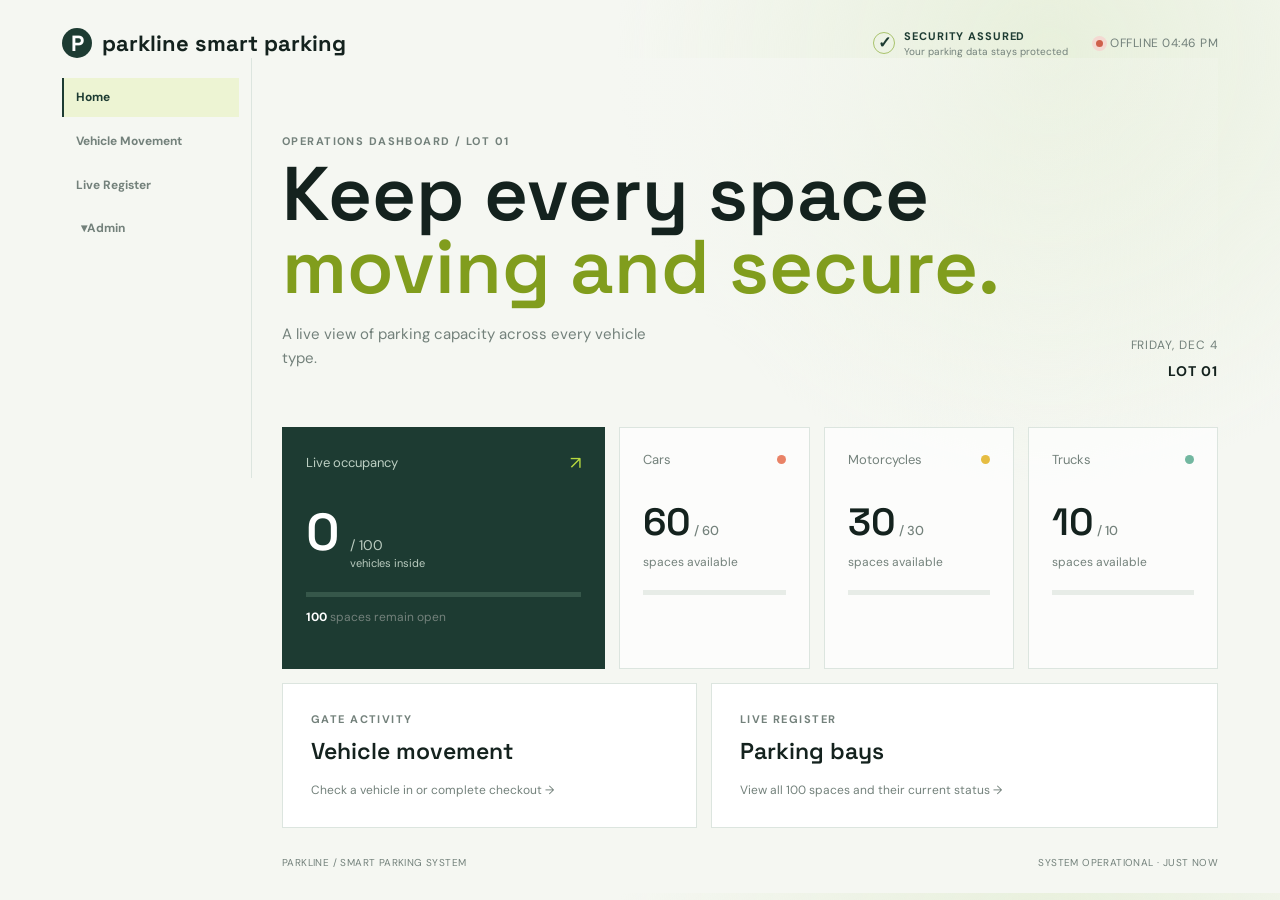
<file: index.html>
<!DOCTYPE html>
<html lang="en">
<head>
  <meta charset="UTF-8">
  <meta name="viewport" content="width=device-width, initial-scale=1.0">
  <title>Parkline Smart Parking</title>
  <link rel="preconnect" href="https://fonts.googleapis.com">
  <link rel="preconnect" href="https://fonts.gstatic.com" crossorigin>
  <link href="https://fonts.googleapis.com/css2?family=DM+Sans:wght@400;500;600;700&family=Space+Grotesk:wght@500;600;700&display=swap" rel="stylesheet">
  <link rel="stylesheet" href="styles.css">
</head>
<body>
  <main class="shell">
    <div id="shared-header"></div>
    <div id="shared-nav"></div>

    <div class="page-content">
    <section class="intro">
      <div>
        <p class="eyebrow">Operations dashboard / Lot 01</p>
        <h1>Keep every space<br><em>moving and secure.</em></h1>
        <p class="subhead">A live view of parking capacity across every vehicle type.</p>
      </div>
      <div class="date-block"><span id="today">--</span><strong>LOT 01</strong></div>
    </section>

    <section class="metric-grid" aria-label="Parking capacity">
      <article class="metric-card metric-main"><div class="metric-heading"><span>Live occupancy</span><span class="icon">↗</span></div><div class="occupancy"><strong id="occupied-count">0</strong><span>/ 100<br><small>vehicles inside</small></span></div><div class="meter"><span id="occupancy-meter"></span></div><p><b id="open-count">100</b> spaces remain open</p></article>
      <a class="metric-card vehicle-card" href="/register?type=car&amp;view=grid"><div class="metric-heading"><span>Cars</span><span class="dot car"></span></div><div class="big-number"><span id="car-available">60</span><small> / <span id="car-total">60</span></small></div><p>spaces available</p><div class="mini-meter"><span id="car-meter"></span></div></a>
      <a class="metric-card vehicle-card" href="/register?type=motorcycle&amp;view=grid"><div class="metric-heading"><span>Motorcycles</span><span class="dot moto"></span></div><div class="big-number"><span id="motorcycle-available">30</span><small> / <span id="motorcycle-total">30</span></small></div><p>spaces available</p><div class="mini-meter"><span id="motorcycle-meter"></span></div></a>
      <a class="metric-card vehicle-card" href="/register?type=truck&amp;view=grid"><div class="metric-heading"><span>Trucks</span><span class="dot truck"></span></div><div class="big-number"><span id="truck-available">10</span><small> / <span id="truck-total">10</span></small></div><p>spaces available</p><div class="mini-meter"><span id="truck-meter"></span></div></a>
    </section>

    <section class="workspace home-actions">
      <a class="panel home-link" href="/movement"><p class="eyebrow">Gate activity</p><h2>Vehicle movement</h2><span>Check a vehicle in or complete checkout →</span></a>
      <a class="panel home-link" href="/register"><p class="eyebrow">Live register</p><h2>Parking bays</h2><span>View all 100 spaces and their current status →</span></a>
    </section>
    <div id="shared-footer"></div>
    </div>
  </main>
  <script src="/app.js"></script>
</body>
</html>
</file>
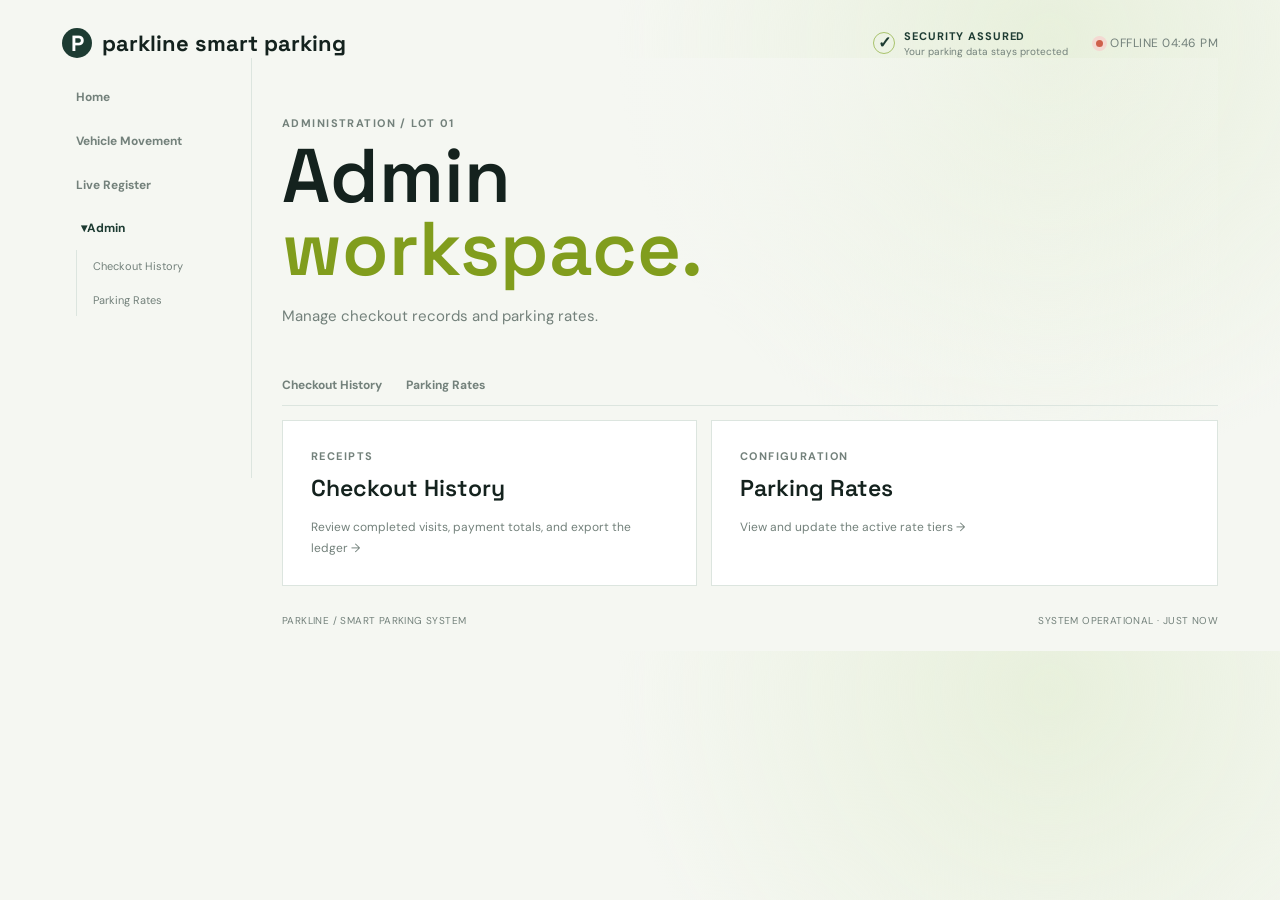
<file: admin/index.html>
<!DOCTYPE html>
<html lang="en">
<head>
  <meta charset="UTF-8">
  <meta name="viewport" content="width=device-width, initial-scale=1.0">
  <title>Admin · Parkline</title>
  <link rel="preconnect" href="https://fonts.googleapis.com">
  <link rel="preconnect" href="https://fonts.gstatic.com" crossorigin>
  <link href="https://fonts.googleapis.com/css2?family=DM+Sans:wght@400;500;600;700&family=Space+Grotesk:wght@500;600;700&display=swap" rel="stylesheet">
  <link rel="stylesheet" href="/styles.css">
</head>
<body>
  <main class="shell">
    <div id="shared-header"></div><div id="shared-nav"></div>
    <div class="page-content">
    <section class="intro page-intro"><div><p class="eyebrow">Administration / Lot 01</p><h1>Admin<br><em>workspace.</em></h1><p class="subhead">Manage checkout records and parking rates.</p></div></section>
    <nav class="admin-tabs" aria-label="Admin pages"><a href="/admin/history">Checkout History</a><a href="/admin/rates">Parking Rates</a></nav>
    <section class="workspace admin-links">
      <a class="panel home-link" href="/admin/history"><p class="eyebrow">Receipts</p><h2>Checkout History</h2><span>Review completed visits, payment totals, and export the ledger →</span></a>
      <a class="panel home-link" href="/admin/rates"><p class="eyebrow">Configuration</p><h2>Parking Rates</h2><span>View and update the active rate tiers →</span></a>
    </section>
    <div id="shared-footer"></div>
    </div>
  </main>
  <script src="/app.js"></script>
</body>
</html>
</file>
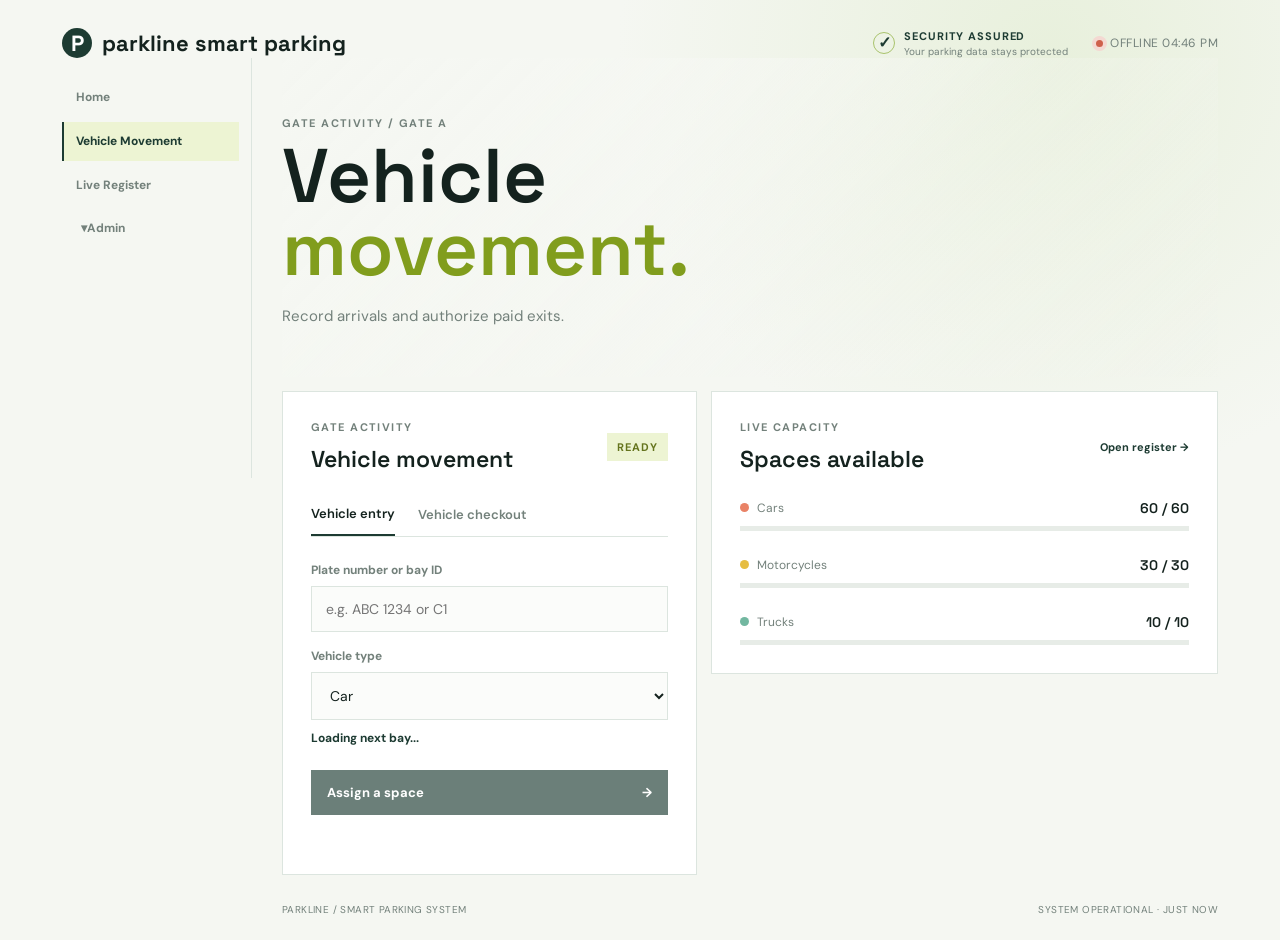
<file: movement/index.html>
<!DOCTYPE html>
<html lang="en">
<head>
  <meta charset="UTF-8">
  <meta name="viewport" content="width=device-width, initial-scale=1.0">
  <title>Vehicle Movement · Parkline</title>
  <link rel="preconnect" href="https://fonts.googleapis.com">
  <link rel="preconnect" href="https://fonts.gstatic.com" crossorigin>
  <link href="https://fonts.googleapis.com/css2?family=DM+Sans:wght@400;500;600;700&family=Space+Grotesk:wght@500;600;700&display=swap" rel="stylesheet">
  <link rel="stylesheet" href="/styles.css">
</head>
<body>
  <main class="shell">
    <div id="shared-header"></div><div id="shared-nav"></div>
    <div class="page-content">
    <section class="intro page-intro"><div><p class="eyebrow">Gate activity / Gate A</p><h1>Vehicle<br><em>movement.</em></h1><p class="subhead">Record arrivals and authorize paid exits.</p></div></section>
    <section class="workspace movement-workspace">
      <div class="panel actions-panel">
        <div class="panel-title"><div><p class="eyebrow">Gate activity</p><h2>Vehicle movement</h2></div><span class="tag">Ready</span></div>
        <div class="tabs" role="tablist"><button class="tab active" type="button" data-mode="entry">Vehicle entry</button><button class="tab" type="button" data-mode="exit">Vehicle checkout</button></div>
        <div id="checkout-picker" class="checkout-picker" hidden>
          <label for="checkout-search">Currently parked vehicles</label>
          <input id="checkout-search" type="search" placeholder="Search plate, bay, or type" autocomplete="off">
          <div id="checkout-picker-list" class="checkout-picker-list"><p class="loading-state">Loading parked vehicles...</p></div>
        </div>
        <form id="parking-form">
          <label for="plate-number">Plate number or bay ID</label>
          <input id="plate-number" name="plate_number" type="text" placeholder="e.g. ABC 1234 or C1" minlength="2" maxlength="12" autocomplete="off" required>
          <label for="vehicle-type" id="vehicle-type-label">Vehicle type</label>
          <select id="vehicle-type" name="vehicle_type"><option value="car">Car</option><option value="motorcycle">Motorcycle</option><option value="truck">Truck</option></select>
          <p id="next-bay" class="next-bay" aria-live="polite">Loading next bay...</p>
          <p id="capacity-notice" class="capacity-notice" role="status" aria-live="polite" hidden></p>
          <div id="checkout-details" hidden>
            <div class="fee-quote" aria-live="polite"><span>Parking fee</span><strong id="quoted-fee">KES 0</strong><small id="quote-summary"></small></div>
            <label for="payment-method">Payment method</label>
            <select id="payment-method" name="payment_method"><option value="m-pesa">M-Pesa</option><option value="card">Card</option><option value="cash">Cash</option></select>
            <div id="payment-reference-wrap"><label for="payment-reference">Transaction reference</label><input id="payment-reference" name="payment_reference" type="text" maxlength="80" autocomplete="off" placeholder="Confirmed M-Pesa or card reference"></div>
            <label class="confirm-payment"><input id="payment-confirmed" type="checkbox"> Payment received and confirmed</label>
          </div>
          <button class="primary-button" type="submit" disabled><span id="submit-label">Assign a space</span><span>→</span></button>
        </form>
        <div id="feedback" class="feedback" role="status" aria-live="polite"></div>
      </div>
      <aside class="panel movement-capacity">
        <div class="panel-title"><div><p class="eyebrow">Live capacity</p><h2>Spaces available</h2></div><a class="text-link" href="/register">Open register →</a></div>
        <div class="capacity-row"><span><i class="dot car"></i> Cars</span><strong><span id="car-available">60</span> / <span id="car-total">60</span></strong></div>
        <div class="mini-meter"><span id="car-meter"></span></div>
        <div class="capacity-row"><span><i class="dot moto"></i> Motorcycles</span><strong><span id="motorcycle-available">30</span> / <span id="motorcycle-total">30</span></strong></div>
        <div class="mini-meter"><span id="motorcycle-meter"></span></div>
        <div class="capacity-row"><span><i class="dot truck"></i> Trucks</span><strong><span id="truck-available">10</span> / <span id="truck-total">10</span></strong></div>
        <div class="mini-meter"><span id="truck-meter"></span></div>
      </aside>
    </section>
    <div id="shared-footer"></div>
    </div>
  </main>
  <script src="/app.js"></script>
</body>
</html>
</file>
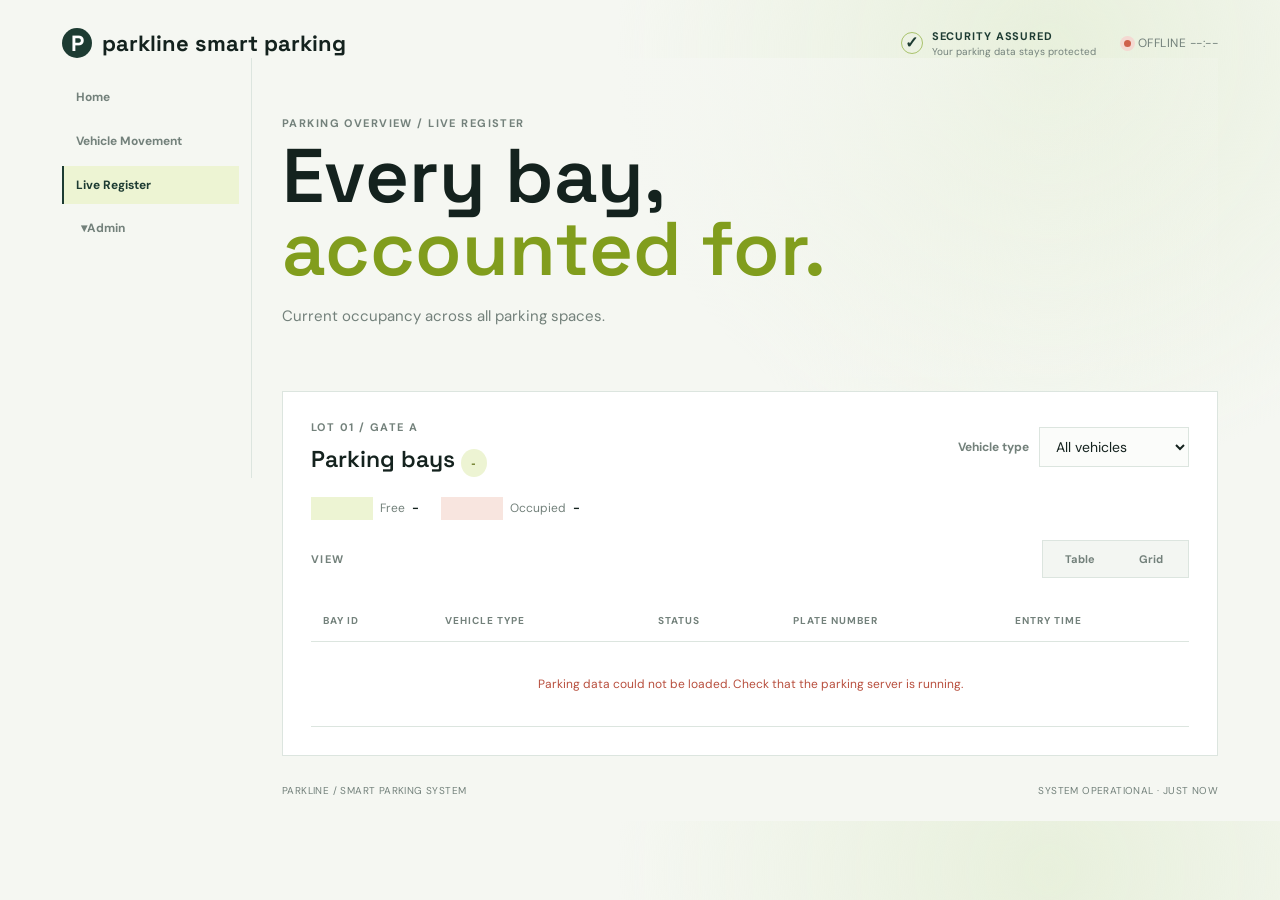
<file: register/index.html>
<!DOCTYPE html>
<html lang="en">
<head>
  <meta charset="UTF-8">
  <meta name="viewport" content="width=device-width, initial-scale=1.0">
  <title>Live Register · Parkline</title>
  <link rel="preconnect" href="https://fonts.googleapis.com">
  <link rel="preconnect" href="https://fonts.gstatic.com" crossorigin>
  <link href="https://fonts.googleapis.com/css2?family=DM+Sans:wght@400;500;600;700&family=Space+Grotesk:wght@500;600;700&display=swap" rel="stylesheet">
  <link rel="stylesheet" href="/styles.css">
</head>
<body>
  <main class="shell">
    <div id="shared-header"></div><div id="shared-nav"></div>
    <div class="page-content">
    <section class="intro page-intro"><div><p class="eyebrow">Parking overview / Live register</p><h1>Every bay,<br><em>accounted for.</em></h1><p class="subhead">Current occupancy across all parking spaces.</p></div></section>
    <div id="slot-grid-heading" class="slot-grid-heading" hidden><h2>Slot availability</h2><p><strong id="slot-grid-total-count">0</strong> slots</p></div>
    <section class="panel register-panel">
      <div class="panel-title"><div><p class="eyebrow">Lot 01 / Gate A</p><h2>Parking bays <span class="count-badge" id="register-count">100</span></h2></div>
        <label class="filter-control" for="register-filter">Vehicle type
          <select id="register-filter"><option value="">All vehicles</option><option value="car">Cars</option><option value="motorcycle">Motorcycles</option><option value="truck">Trucks</option></select>
        </label>
      </div>
      <div class="register-summary"><span><i class="slot-status available"> </i> Free <strong id="register-available">100</strong></span><span><i class="slot-status occupied"> </i> Occupied <strong id="register-occupied">0</strong></span></div>
      <div class="register-view-tools">
        <span class="eyebrow">View</span>
        <div class="segmented-control" role="group" aria-label="Register display mode">
          <button type="button" data-register-view="table" aria-pressed="true">Table</button>
          <button type="button" data-register-view="grid" aria-pressed="false">Grid</button>
        </div>
      </div>
      <div id="slot-grid-view" class="slot-grid-container" hidden>
        <div id="slot-grid" class="slot-grid"><p class="loading-state">Loading parking bays...</p></div>
      </div>
      <div id="register-table-view" class="table-wrap">
        <table class="register-table">
          <thead><tr><th>Bay ID</th><th>Vehicle type</th><th>Status</th><th>Plate number</th><th>Entry time</th></tr></thead>
          <tbody id="slot-register"><tr><td colspan="5" class="empty-table loading-state">Loading parking bays...</td></tr></tbody>
        </table>
      </div>
    </section>
    <div id="shared-footer"></div>
    </div>
  </main>
  <script src="/app.js"></script>
</body>
</html>
</file>
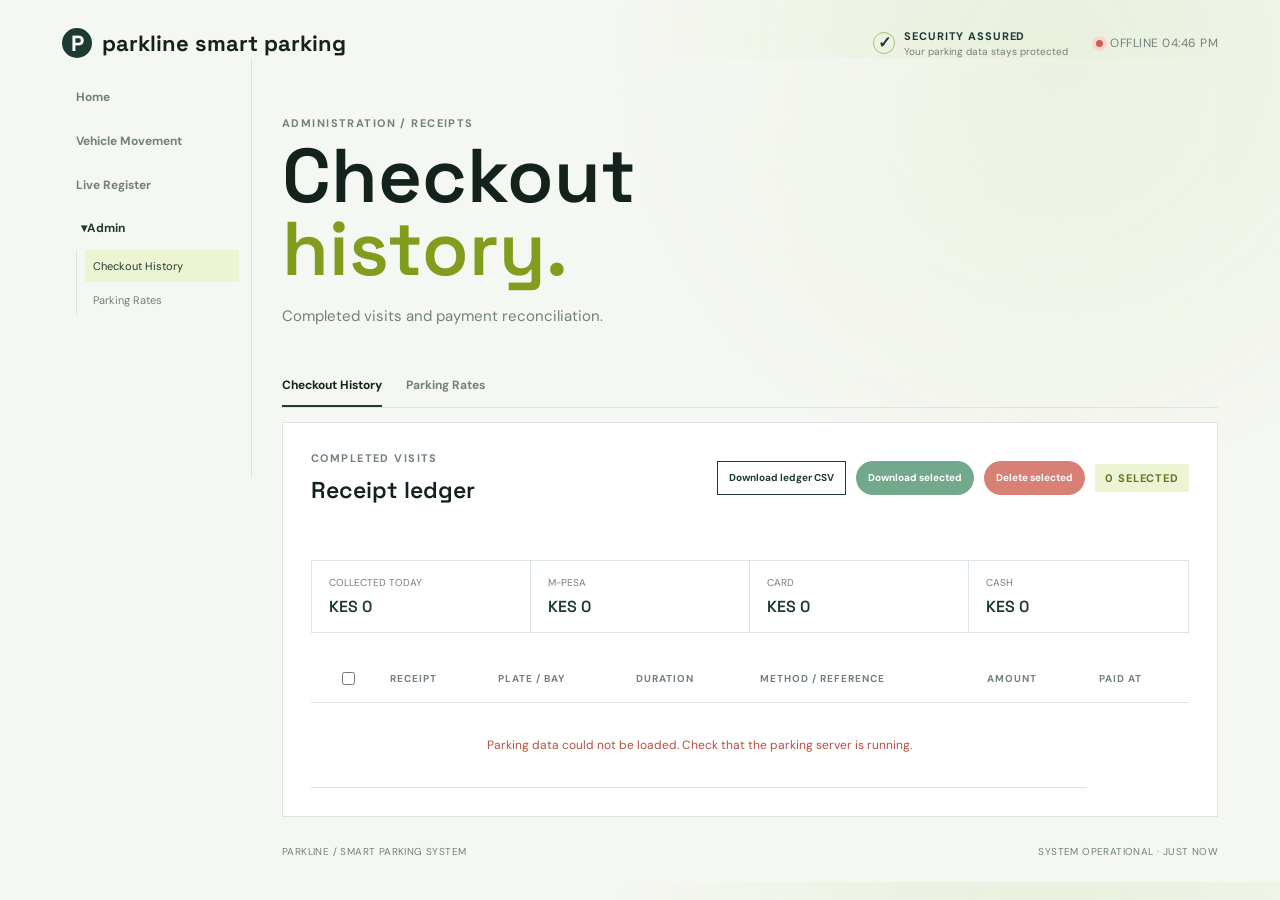
<file: admin/history/index.html>
<!DOCTYPE html>
<html lang="en">
<head>
  <meta charset="UTF-8">
  <meta name="viewport" content="width=device-width, initial-scale=1.0">
  <title>Checkout History · Parkline</title>
  <link rel="preconnect" href="https://fonts.googleapis.com">
  <link rel="preconnect" href="https://fonts.gstatic.com" crossorigin>
  <link href="https://fonts.googleapis.com/css2?family=DM+Sans:wght@400;500;600;700&family=Space+Grotesk:wght@500;600;700&display=swap" rel="stylesheet">
  <link rel="stylesheet" href="/styles.css">
</head>
<body>
  <main class="shell">
    <div id="shared-header"></div><div id="shared-nav"></div>
    <div class="page-content">
    <section class="intro page-intro"><div><p class="eyebrow">Administration / Receipts</p><h1>Checkout<br><em>history.</em></h1><p class="subhead">Completed visits and payment reconciliation.</p></div></section>
    <nav class="admin-tabs" aria-label="Admin pages"><a class="active" href="/admin/history" aria-current="page">Checkout History</a><a href="/admin/rates">Parking Rates</a></nav>
    <section class="panel checkout-panel">
      <div class="panel-title"><div><p class="eyebrow">Completed visits</p><h2>Receipt ledger</h2></div><div class="panel-actions"><button id="export-payments" class="secondary-button" type="button">Download ledger CSV</button><button id="export-selected-payments" class="secondary-button" type="button" disabled>Download selected</button><button id="delete-selected-history" class="secondary-button" type="button" disabled>Delete selected</button><span id="selected-history-count" class="tag">0 selected</span></div></div>
      <p id="history-feedback" class="feedback" role="status" aria-live="polite"></p>
      <div class="report-strip" aria-label="Payment reconciliation summary">
        <div><small>Collected today</small><strong id="today-revenue">KES 0</strong></div>
        <div><small>M-Pesa</small><strong id="mpesa-total">KES 0</strong></div>
        <div><small>Card</small><strong id="card-total">KES 0</strong></div>
        <div><small>Cash</small><strong id="cash-total">KES 0</strong></div>
      </div>
      <div class="table-wrap"><table>
        <thead><tr><th><input id="select-all-history" type="checkbox" aria-label="Select all checkout records"></th><th>Receipt</th><th>Plate / bay</th><th>Duration</th><th>Method / reference</th><th>Amount</th><th>Paid at</th></tr></thead>
        <tbody id="checkout-history"><tr><td colspan="6" class="empty-table loading-state">Loading checkout history...</td></tr></tbody>
      </table></div>
    </section>
    <div id="shared-footer"></div>
    </div>
  </main>
  <script src="/app.js"></script>
</body>
</html>
</file>
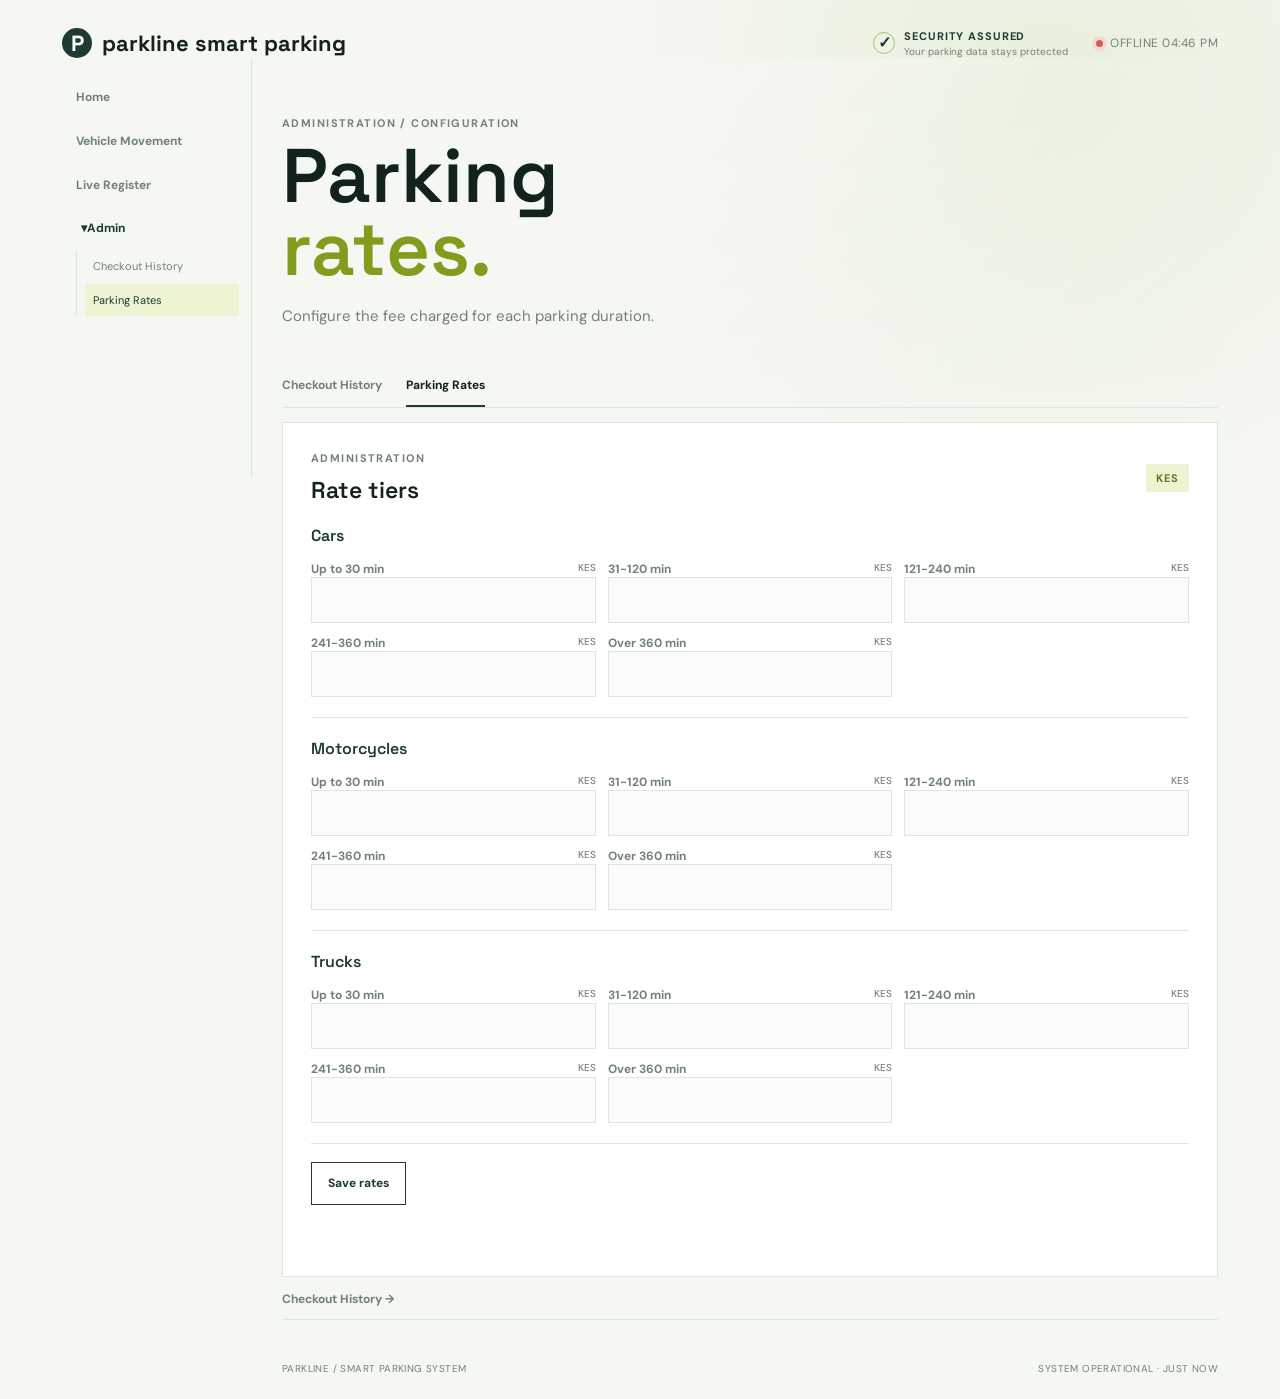
<file: admin/rates/index.html>
<!DOCTYPE html>
<html lang="en">
<head>
  <meta charset="UTF-8">
  <meta name="viewport" content="width=device-width, initial-scale=1.0">
  <title>Parking Rates · Parkline</title>
  <link rel="preconnect" href="https://fonts.googleapis.com">
  <link rel="preconnect" href="https://fonts.gstatic.com" crossorigin>
  <link href="https://fonts.googleapis.com/css2?family=DM+Sans:wght@400;500;600;700&family=Space+Grotesk:wght@500;600;700&display=swap" rel="stylesheet">
  <link rel="stylesheet" href="/styles.css">
</head>
<body>
  <main class="shell">
    <div id="shared-header"></div><div id="shared-nav"></div>
     <div class="page-content">
    <section class="intro page-intro"><div><p class="eyebrow">Administration / Configuration</p><h1>Parking<br><em>rates.</em></h1><p class="subhead">Configure the fee charged for each parking duration.</p></div></section>
    <nav class="admin-tabs" aria-label="Admin pages"><a href="/admin/history">Checkout History</a><a class="active" href="/admin/rates" aria-current="page">Parking Rates</a></nav>
    <section class="panel rate-page-panel">
      <div class="panel-title"><div><p class="eyebrow">Administration</p><h2>Rate tiers</h2></div><span class="tag">KES</span></div>
      <form id="rate-form">
        <section class="rate-type-group" aria-labelledby="car-rates-heading">
          <h3 id="car-rates-heading">Cars</h3>
          <div class="rate-grid">
            <label>Up to 30 min <span>KES</span><input type="number" name="rate-car-0" min="0" step="0.01" required></label>
            <label>31-120 min <span>KES</span><input type="number" name="rate-car-1" min="0" step="0.01" required></label>
            <label>121-240 min <span>KES</span><input type="number" name="rate-car-2" min="0" step="0.01" required></label>
            <label>241-360 min <span>KES</span><input type="number" name="rate-car-3" min="0" step="0.01" required></label>
            <label>Over 360 min <span>KES</span><input type="number" name="rate-car-4" min="0" step="0.01" required></label>
          </div>
        </section>
        <section class="rate-type-group" aria-labelledby="motorcycle-rates-heading">
          <h3 id="motorcycle-rates-heading">Motorcycles</h3>
          <div class="rate-grid">
            <label>Up to 30 min <span>KES</span><input type="number" name="rate-motorcycle-0" min="0" step="0.01" required></label>
            <label>31-120 min <span>KES</span><input type="number" name="rate-motorcycle-1" min="0" step="0.01" required></label>
            <label>121-240 min <span>KES</span><input type="number" name="rate-motorcycle-2" min="0" step="0.01" required></label>
            <label>241-360 min <span>KES</span><input type="number" name="rate-motorcycle-3" min="0" step="0.01" required></label>
            <label>Over 360 min <span>KES</span><input type="number" name="rate-motorcycle-4" min="0" step="0.01" required></label>
          </div>
        </section>
        <section class="rate-type-group" aria-labelledby="truck-rates-heading">
          <h3 id="truck-rates-heading">Trucks</h3>
          <div class="rate-grid">
            <label>Up to 30 min <span>KES</span><input type="number" name="rate-truck-0" min="0" step="0.01" required></label>
            <label>31-120 min <span>KES</span><input type="number" name="rate-truck-1" min="0" step="0.01" required></label>
            <label>121-240 min <span>KES</span><input type="number" name="rate-truck-2" min="0" step="0.01" required></label>
            <label>241-360 min <span>KES</span><input type="number" name="rate-truck-3" min="0" step="0.01" required></label>
            <label>Over 360 min <span>KES</span><input type="number" name="rate-truck-4" min="0" step="0.01" required></label>
          </div>
        </section>
        <button class="secondary-button" type="submit">Save rates</button>
      </form>
      <p id="rate-feedback" class="feedback" role="status" aria-live="polite"></p>
    </section>
    <nav class="admin-tabs admin-tabs-secondary" aria-label="Other admin page"><a href="/admin/history">Checkout History →</a></nav>
    <div id="shared-footer"></div>
    </div>
  </main>
  <script src="/app.js"></script>
</body>
</html>
</file>
<file: styles.css>
:root { --ink: #14221e; --muted: #73817b; --line: #dce5df; --paper: #f5f7f2; --white: #fff; --green: #b8d93f; --deep: #1d3b32; --coral: #e98266; --yellow: #e6bd42; --slot-free: #287a4e; --slot-occupied: #c43d2d; }
* { box-sizing: border-box; }
body { margin: 0; color: var(--ink); background: radial-gradient(circle at 82% 6%, #e8f0dc 0, transparent 27rem), var(--paper); font-family: "DM Sans", sans-serif; }
.shell { width: 100%; max-width: 1240px; margin: auto; padding: 28px 42px 24px; }
.topbar, .panel-title, .metric-heading, footer { display: flex; align-items: center; justify-content: space-between; }
.brand { color: var(--ink); display: flex; align-items: center; gap: 10px; font: 700 22px "Space Grotesk", sans-serif; letter-spacing: 0; text-decoration: none; }
.brand-mark { display: grid; place-items: center; width: 30px; height: 30px; color: var(--white); background: var(--deep); border-radius: 50%; }
.topbar-tools { display: flex; align-items: center; gap: 28px; }
.security-assurance { display: flex; align-items: center; gap: 9px; color: var(--deep); }
.security-mark { display: grid; place-items: center; width: 22px; height: 22px; color: var(--deep); border: 1px solid #a9c36c; border-radius: 50%; font-size: 16px; font-weight: 700; line-height: 1; }
.security-assurance strong, .security-assurance small { display: block; }
.security-assurance strong { font-size: 11px; letter-spacing: .08em; text-transform: uppercase; }
.security-assurance small { margin-top: 2px; color: var(--muted); font-size: 10px; }
.live-status, footer { color: var(--muted); font-size: 12px; letter-spacing: .04em; text-transform: uppercase; }
.pulse { display: inline-block; width: 7px; height: 7px; margin-right: 7px; background: var(--green); border-radius: 50%; box-shadow: 0 0 0 4px #dfeac3; }
.intro { position: relative; display: flex; align-items: end; justify-content: space-between; min-height: 330px; padding: 76px 0 42px; isolation: isolate; overflow: hidden; }
.intro::before { position: absolute; z-index: -1; content: ""; inset: 0 -42px; background: linear-gradient(135deg, var(--paper) 0%, rgba(245,247,242,.96) 24%, rgba(245,247,242,.3) 62%, rgba(245,247,242,0) 100%), url("https://images.unsplash.com/photo-1506521781263-d8422e82f27a?auto=format&fit=crop&w=1400&q=85") center right / cover no-repeat; opacity: 0; animation: intro-image-fade 1.4s ease-out .15s forwards; }
.intro > * { position: relative; z-index: 1; }
@keyframes intro-image-fade { from { opacity: 0; transform: scale(1.03); } to { opacity: 1; transform: scale(1); } }
@media (prefers-reduced-motion: reduce) { .intro::before { opacity: 1; animation: none; } }
.eyebrow { margin: 0 0 10px; color: var(--muted); font-size: 11px; font-weight: 700; letter-spacing: .13em; text-transform: uppercase; }
h1, h2, p { margin-top: 0; } h1 { margin-bottom: 18px; font: 600 clamp(42px, 6vw, 76px)/.96 "Space Grotesk", sans-serif; letter-spacing: 0; } h1 em { color: #819d1d; font-style: normal; }
.subhead { max-width: 400px; color: var(--muted); font-size: 15px; line-height: 1.6; }
.date-block { text-align: right; color: var(--muted); font-size: 12px; line-height: 2; letter-spacing: .08em; text-transform: uppercase; } .date-block strong { display: block; color: var(--ink); font-size: 14px; }
.metric-grid { display: grid; grid-template-columns: minmax(0, 1.7fr) repeat(3, minmax(0, 1fr)); gap: 14px; } .metric-card { min-width: 0; min-height: 185px; padding: 23px; border: 1px solid var(--line); background: rgba(255,255,255,.7); } .metric-main { color: var(--white); background: var(--deep); border-color: var(--deep); }
.metric-heading { color: var(--muted); font-size: 13px; } .metric-main .metric-heading { color: #bed0c4; } .icon { color: var(--green); font-size: 18px; } .dot { width: 9px; height: 9px; border-radius: 50%; } .car { background: var(--coral); } .moto { background: var(--yellow); } .truck { background: #72b7a0; }
.occupancy { display: flex; align-items: baseline; gap: 10px; margin: 24px 0 20px; } .occupancy strong { font: 600 52px "Space Grotesk", sans-serif; } .occupancy span { color: #bbccc0; font-size: 14px; line-height: 1.25; } .occupancy small { font-size: 11px; }
.meter, .mini-meter { height: 5px; overflow: hidden; background: #36574a; } .meter span, .mini-meter span { display: block; height: 100%; width: 0; background: var(--green); transition: width .4s ease; } .metric-main p { margin: 12px 0 0; color: #bbccc0; font-size: 12px; } .metric-main p b { color: var(--white); }
.big-number { margin: 30px 0 8px; font: 600 38px "Space Grotesk", sans-serif; } .metric-card p { margin-bottom: 20px; color: var(--muted); font-size: 12px; } .mini-meter { background: #e7ece7; } .mini-meter span { background: var(--deep); }
.workspace { display: grid; grid-template-columns: minmax(0, .9fr) minmax(0, 1.1fr); gap: 14px; margin-top: 14px; } .panel { min-width: 0; padding: 28px; border: 1px solid var(--line); background: var(--white); } h2 { margin: 0; font: 600 23px "Space Grotesk", sans-serif; } .tag, .count-badge { color: #65741e; background: #edf4d3; padding: 7px 10px; font-size: 11px; font-weight: 700; text-transform: uppercase; letter-spacing: .08em; } .count-badge { border-radius: 50%; }
.tabs { display: flex; gap: 23px; margin: 31px 0 25px; border-bottom: 1px solid var(--line); } .tab { padding: 0 0 12px; border: 0; color: var(--muted); background: transparent; cursor: pointer; font: 600 13px "DM Sans", sans-serif; } .tab.active { color: var(--ink); border-bottom: 2px solid var(--deep); }
label { display: block; margin: 16px 0 8px; color: var(--muted); font-size: 12px; font-weight: 700; } input, select { width: 100%; padding: 13px 14px; border: 1px solid var(--line); border-radius: 0; outline: 0; color: var(--ink); background: #fbfcfa; font: 14px "DM Sans", sans-serif; } input:focus, select:focus { border-color: var(--deep); box-shadow: 0 0 0 3px #e5eee9; }
.primary-button { display: flex; justify-content: space-between; width: 100%; margin-top: 24px; padding: 14px 16px; border: 0; color: var(--white); background: var(--deep); cursor: pointer; font: 700 13px "DM Sans", sans-serif; } .primary-button:hover { background: #2c5547; } .primary-button:disabled { cursor: wait; opacity: .65; } .feedback { min-height: 18px; margin-top: 13px; font-size: 12px; } .feedback.success { color: #4f7519; } .feedback.error { color: #b84f3e; }
.ticket-list { max-height: 335px; overflow: auto; margin-top: 22px; } .ticket { display: grid; grid-template-columns: 1fr auto; gap: 5px 12px; padding: 15px 0; border-bottom: 1px solid var(--line); } .ticket:last-child { border-bottom: 0; } .ticket strong { font-size: 14px; } .ticket small { color: var(--muted); font-size: 11px; } .ticket .slot { grid-row: span 2; align-self: center; padding: 7px 9px; color: var(--deep); background: #e9f1dc; font: 700 12px "Space Grotesk", sans-serif; } .empty-state { padding: 52px 0; color: var(--muted); text-align: center; font-size: 13px; }
.checkout-panel { margin-top: 14px; } .table-wrap { overflow-x: auto; margin-top: 22px; } table { width: 100%; border-collapse: collapse; min-width: 650px; } th, td { padding: 14px 12px; border-bottom: 1px solid var(--line); text-align: left; font-size: 12px; white-space: nowrap; } th { color: var(--muted); font-size: 10px; letter-spacing: .1em; text-transform: uppercase; } td { color: var(--muted); } td strong { color: var(--ink); } td.amount { color: var(--deep); font: 700 14px "Space Grotesk", sans-serif; } .empty-table { padding: 34px 12px; color: var(--muted); text-align: center; }
footer { padding: 28px 0 0; font-size: 10px; }
.pulse.offline { background: #cf604b; box-shadow: 0 0 0 4px #f4d9d2; }
.fee-quote { display: grid; grid-template-columns: 1fr auto; gap: 5px 12px; margin-top: 18px; padding: 15px; color: var(--deep); background: #edf4d3; }
.fee-quote span { align-self: center; font-size: 12px; font-weight: 700; }
.fee-quote strong { font: 600 22px "Space Grotesk", sans-serif; }
.fee-quote small { grid-column: 1 / -1; color: var(--muted); font-size: 11px; }
.confirm-payment { display: flex; align-items: center; gap: 9px; margin: 18px 0 0; color: var(--ink); }
.confirm-payment input { width: 17px; height: 17px; margin: 0; accent-color: var(--deep); }
.report-strip { display: grid; grid-template-columns: repeat(4, minmax(0, 1fr)); margin-top: 24px; border: 1px solid var(--line); }
.report-strip > div { min-width: 0; padding: 15px 17px; border-right: 1px solid var(--line); }
.report-strip > div:last-child { border-right: 0; }
.report-strip small, .report-strip strong { display: block; }
.report-strip small { margin-bottom: 7px; color: var(--muted); font-size: 10px; text-transform: uppercase; }
.report-strip strong { overflow-wrap: anywhere; color: var(--deep); font: 600 16px "Space Grotesk", sans-serif; }
.panel-actions { display: flex; align-items: center; gap: 10px; }
.panel-actions .secondary-button { min-height: 34px; padding: 8px 11px; font-size: 10px; }
.rate-panel { margin-top: 14px; }
.rate-panel summary { display: flex; align-items: center; justify-content: space-between; cursor: pointer; list-style: none; }
.rate-panel summary::-webkit-details-marker { display: none; }
.rate-panel summary > span:first-child { display: grid; gap: 2px; }
.rate-panel summary .eyebrow { margin: 0; }
.rate-panel summary strong { font: 600 19px "Space Grotesk", sans-serif; }
.rate-grid { display: grid; grid-template-columns: repeat(3, minmax(0, 1fr)); gap: 12px; margin-top: 22px; }
.rate-grid label { margin: 0; }
.rate-grid label span { float: right; font-size: 10px; font-weight: 500; }
.secondary-button { align-self: end; min-height: 43px; padding: 12px 16px; border: 1px solid var(--deep); color: var(--deep); background: var(--white); cursor: pointer; font: 700 12px "DM Sans", sans-serif; }
.secondary-button:hover { color: var(--white); background: var(--deep); }
.secondary-button:disabled { cursor: wait; opacity: .65; }
#export-selected-payments, #delete-selected-history { border-color: transparent; border-radius: 999px; color: var(--white); }
#export-selected-payments { background: var(--slot-free); }
#export-selected-payments:not(:disabled):hover { background: #1f6841; }
#delete-selected-history { background: var(--slot-occupied); }
#delete-selected-history:not(:disabled):hover { background: #a83225; }
#export-selected-payments:focus-visible, #delete-selected-history:focus-visible { outline: 2px solid var(--deep); outline-offset: 2px; }
#checkout-history .history-record-select { display: none; }
#checkout-history .history-record-row { cursor: pointer; }
#checkout-history .history-record-row:hover { background: rgba(40, 122, 78, .06); }
#checkout-history .history-record-row.selected { background: rgba(40, 122, 78, .12); box-shadow: inset 3px 0 var(--slot-free); }
#checkout-history .history-record-row:focus-visible { outline: 2px solid var(--deep); outline-offset: -2px; }
.top-nav { display: flex; align-items: center; gap: 28px; min-height: 46px; border-bottom: 1px solid var(--line); }
.top-nav > a, .admin-menu > summary { position: relative; padding: 13px 0; color: var(--muted); cursor: pointer; font-size: 12px; font-weight: 700; text-decoration: none; }
.top-nav > a:hover, .admin-menu > summary:hover, .top-nav > a.active, .admin-menu a.active { color: var(--deep); }
.top-nav > a.active::after, .admin-menu[open] > summary::after { position: absolute; right: 0; bottom: -1px; left: 0; height: 2px; background: var(--deep); content: ""; }
.admin-menu { position: relative; }
.admin-menu > summary { list-style: none; }
.admin-menu > summary::-webkit-details-marker { display: none; }
.admin-menu > summary::before { display: inline-block; margin-left: 5px; content: "▾"; }
.admin-subnav { position: absolute; z-index: 5; top: 100%; left: -14px; display: grid; min-width: 180px; padding: 6px; border: 1px solid var(--line); background: var(--white); box-shadow: 0 10px 24px rgba(20, 34, 30, .1); }
.admin-subnav a { padding: 10px; color: var(--muted); font-size: 12px; text-decoration: none; }
.admin-subnav a:hover, .admin-subnav a.active { color: var(--deep); background: #f3f6ee; }
.page-intro { min-height: 265px; padding-top: 58px; padding-bottom: 34px; }
.vehicle-card { display: block; color: inherit; text-decoration: none; transition: border-color .18s ease, transform .18s ease; }
.vehicle-card:hover { transform: translateY(-2px); border-color: #9db270; }
.vehicle-card .big-number small { color: var(--muted); font: 500 13px "DM Sans", sans-serif; }
.home-actions, .admin-links { margin-top: 14px; }
.home-link { display: block; color: inherit; text-decoration: none; }
.home-link h2 { margin-bottom: 12px; }
.home-link > span { color: var(--muted); font-size: 12px; }
.movement-workspace { align-items: start; }
.movement-capacity { padding-top: 28px; }
.movement-capacity .text-link { color: var(--deep); font-size: 11px; font-weight: 700; text-decoration: none; }
.capacity-row { display: flex; align-items: center; justify-content: space-between; margin-top: 25px; color: var(--muted); font-size: 12px; }
.capacity-row > span { display: flex; align-items: center; gap: 8px; }
.capacity-row strong { color: var(--ink); font: 600 14px "Space Grotesk", sans-serif; }
.capacity-row + .mini-meter { margin-top: 9px; }
.register-panel { margin-top: 14px; }
.slot-grid-heading { margin: 24px 0 14px; }
.slot-grid-heading h2 { margin-bottom: 7px; }
.slot-grid-heading p { margin: 0; color: var(--muted); font-size: 16px; }
.slot-grid-heading p strong { color: var(--ink); font: 600 20px "Space Grotesk", sans-serif; }
.register-view-tools { display: flex; align-items: center; justify-content: space-between; gap: 14px; margin-top: 20px; }
.register-view-tools > .eyebrow { margin: 0; }
.segmented-control { display: inline-flex; gap: 3px; padding: 3px; border: 1px solid var(--line); background: #f3f6f2; }
.segmented-control button { min-width: 68px; padding: 8px 12px; border: 0; color: var(--muted); background: transparent; cursor: pointer; font: 700 11px "DM Sans", sans-serif; }
.segmented-control button.active { color: var(--white); background: var(--deep); }
.slot-grid-container { margin-top: 16px; padding: 24px; border: 1px solid var(--line); background: var(--white); box-shadow: 0 8px 22px rgba(20, 34, 30, .08); }
.slot-grid { display: grid; grid-template-columns: repeat(auto-fill, minmax(104px, 1fr)); gap: 12px; }
.slot-card { display: flex; min-width: 0; min-height: 86px; aspect-ratio: 1.3; flex-direction: column; align-items: center; justify-content: center; gap: 8px; border-radius: 4px; color: var(--white); text-align: center; }
.slot-card.free { background: var(--slot-free); }
.slot-card.occupied { background: var(--slot-occupied); }
.slot-card strong { font: 700 15px "Space Grotesk", sans-serif; }
.slot-card span { font-size: 12px; font-weight: 600; }
.slot-grid > .empty-state { grid-column: 1 / -1; }
.filter-control { display: flex; align-items: center; gap: 10px; margin: 0; white-space: nowrap; }
.filter-control select { min-width: 150px; padding: 9px 12px; }
.register-summary { display: flex; gap: 22px; margin-top: 23px; color: var(--muted); font-size: 12px; }
.register-summary span { display: flex; align-items: center; gap: 7px; }
.register-summary strong { color: var(--ink); }
.slot-status { display: inline-flex; align-items: center; min-width: 62px; min-height: 23px; justify-content: center; padding: 4px 7px; font-size: 10px; font-style: normal; font-weight: 700; text-transform: uppercase; }
.slot-status.available { color: #526916; background: #edf4d3; }
.slot-status.occupied { color: #a14f3f; background: #f8e5df; }
.register-table td { white-space: nowrap; }
.admin-tabs { display: flex; gap: 24px; margin: 0 0 14px; border-bottom: 1px solid var(--line); }
.admin-tabs a { padding: 0 0 12px; color: var(--muted); font-size: 12px; font-weight: 700; text-decoration: none; }
.admin-tabs a:hover, .admin-tabs a.active { color: var(--ink); border-bottom: 2px solid var(--deep); }
.rate-page-panel { margin-top: 14px; }
.admin-tabs-secondary { margin-top: 14px; }
.shell { display: grid; grid-template-columns: 190px minmax(0, 1fr); column-gap: 30px; align-items: start; }
.shell > .topbar { grid-column: 1 / -1; }
.shell > .side-nav { grid-column: 1; grid-row: 2; position: sticky; top: 24px; align-self: start; min-height: 420px; padding: 20px 12px 20px 0; border-right: 1px solid var(--line); }
.page-content { grid-column: 2; min-width: 0; }
.side-nav nav { display: grid; gap: 5px; }
.side-nav nav > a, .side-nav .admin-menu > summary { display: block; padding: 11px 12px; border-left: 2px solid transparent; color: var(--muted); cursor: pointer; font-size: 12px; font-weight: 700; line-height: 1.4; text-decoration: none; }
.side-nav nav > a:hover, .side-nav .admin-menu > summary:hover { color: var(--deep); background: rgba(255, 255, 255, .7); }
.side-nav nav > a.active, .side-nav .admin-menu a.active { border-left-color: var(--deep); color: var(--deep); background: #edf4d3; }
.side-nav .admin-menu { position: relative; }
.side-nav .admin-menu[open] > summary { color: var(--deep); }
.side-nav .admin-menu[open] > summary::after { content: none; }
.side-nav .admin-subnav { position: static; display: grid; gap: 2px; min-width: 0; margin: 2px 0 4px 14px; padding: 0 0 0 8px; border: 0; border-left: 1px solid var(--line); background: transparent; box-shadow: none; }
.side-nav .admin-subnav a { padding: 9px 8px; font-size: 11px; }
.checkout-picker { margin: 0 0 20px; padding-bottom: 18px; border-bottom: 1px solid var(--line); }
.checkout-picker > label { margin-top: 0; }
.checkout-picker-list { max-height: 250px; overflow-y: auto; margin-top: 10px; border-top: 1px solid var(--line); }
.checkout-choice { display: flex; align-items: center; justify-content: space-between; gap: 12px; width: 100%; padding: 12px 10px; border: 0; border-bottom: 1px solid var(--line); color: var(--ink); background: transparent; cursor: pointer; text-align: left; }
.checkout-choice:hover, .checkout-choice:focus-visible { background: #f3f6ee; outline-color: var(--deep); }
.checkout-choice > span:first-child { display: grid; gap: 4px; min-width: 0; }
.checkout-choice strong { font-size: 13px; }
.checkout-choice small { color: var(--muted); font-size: 10px; }
.choice-action { flex: 0 0 auto; color: var(--deep); font-size: 11px; font-weight: 700; }
.capacity-notice { min-height: 16px; margin: 10px 0 0; color: var(--muted); font-size: 11px; }
.capacity-notice.error, .error-state { color: #b84f3e; }
.next-bay { margin: 10px 0 0; color: var(--deep); font-size: 12px; font-weight: 700; }
.rate-type-group { padding: 20px 0; border-bottom: 1px solid var(--line); }
.rate-type-group h3 { margin: 0; color: var(--deep); font: 600 16px "Space Grotesk", sans-serif; }
.rate-type-group .rate-grid { margin-top: 15px; }
#rate-form > .secondary-button { margin-top: 18px; }
.loading-state { display: inline-flex; align-items: center; justify-content: center; gap: 8px; }
.loading-state::before { width: 8px; height: 8px; border-radius: 50%; background: var(--green); content: ""; animation: loading-pulse 1s ease-in-out infinite alternate; }
@keyframes loading-pulse { to { opacity: .35; transform: scale(.75); } }
@media (prefers-reduced-motion: reduce) { .loading-state::before { animation: none; } }
@media (max-width: 800px) { .shell { padding: 22px 18px; } .intro { padding: 54px 0 30px; } .date-block { display: none; } .metric-grid, .workspace { grid-template-columns: 1fr 1fr; } .metric-main { grid-column: 1 / -1; } .workspace { margin-top: 14px; } }
@media (max-width: 520px) { .shell { padding: 18px 12px; } .topbar { align-items: flex-start; gap: 12px; } .topbar-tools { align-items: flex-end; flex-direction: column; gap: 9px; } .security-assurance { display: none; } .live-status { text-align: right; font-size: 10px; } .top-nav { gap: 17px; overflow-x: auto; } .top-nav > a, .admin-menu > summary { flex: 0 0 auto; font-size: 11px; } .admin-subnav { left: auto; right: 0; } .intro { padding: 42px 0 28px; } h1 { font-size: 44px; } .metric-grid, .workspace { grid-template-columns: 1fr; } .metric-main { grid-column: auto; } .panel { padding: 22px 18px; } .tabs { gap: 18px; } footer { gap: 10px; align-items: start; flex-direction: column; } .report-strip { grid-template-columns: 1fr 1fr; } .report-strip > div:nth-child(2) { border-right: 0; } .report-strip > div:nth-child(-n+2) { border-bottom: 1px solid var(--line); } .rate-grid { grid-template-columns: 1fr 1fr; } .rate-grid .secondary-button { grid-column: 1 / -1; } .panel-actions { align-items: flex-end; flex-direction: column; gap: 7px; } .panel-title { align-items: flex-start; gap: 14px; } .filter-control { align-items: flex-start; flex-direction: column; white-space: normal; } .filter-control select { min-width: 0; } .register-summary { flex-wrap: wrap; gap: 12px; } }
@media (max-width: 800px) {
	.shell { display: block; }
	.shell > .side-nav { position: static; min-height: 0; margin: 12px 0 18px; padding: 0 0 10px; border-right: 0; border-bottom: 1px solid var(--line); }
	.side-nav nav { display: flex; gap: 7px; overflow-x: auto; }
	.side-nav nav > a, .side-nav .admin-menu > summary { flex: 0 0 auto; padding: 10px; }
	.side-nav .admin-menu { flex: 0 0 auto; }
	.side-nav .admin-subnav { position: absolute; z-index: 5; top: 100%; right: 0; min-width: 175px; margin: 0; padding: 6px; border: 1px solid var(--line); background: var(--white); box-shadow: 0 10px 24px rgba(20, 34, 30, .1); }
	.side-nav .admin-subnav a { padding: 10px; }
	.slot-grid-container { padding: 16px; }
	.slot-grid { grid-template-columns: repeat(auto-fill, minmax(96px, 1fr)); gap: 10px; }
}
</file>
